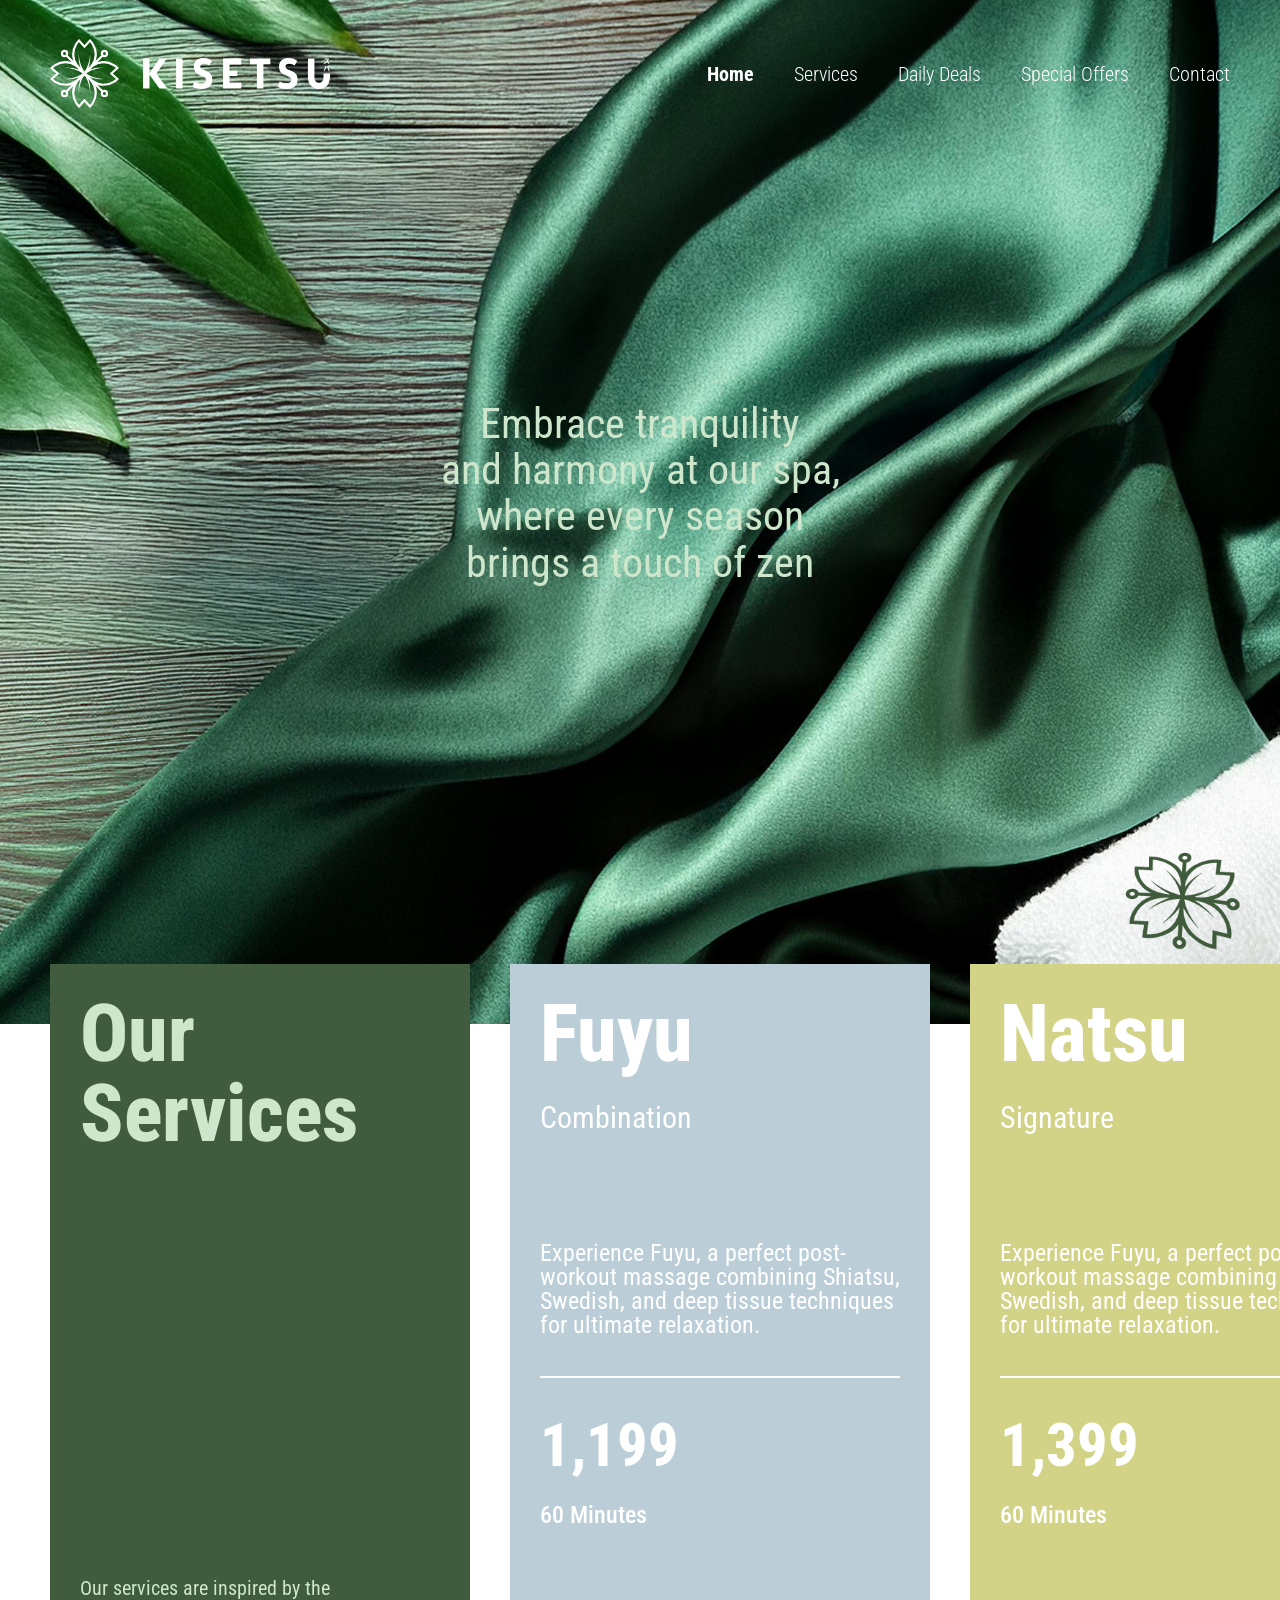
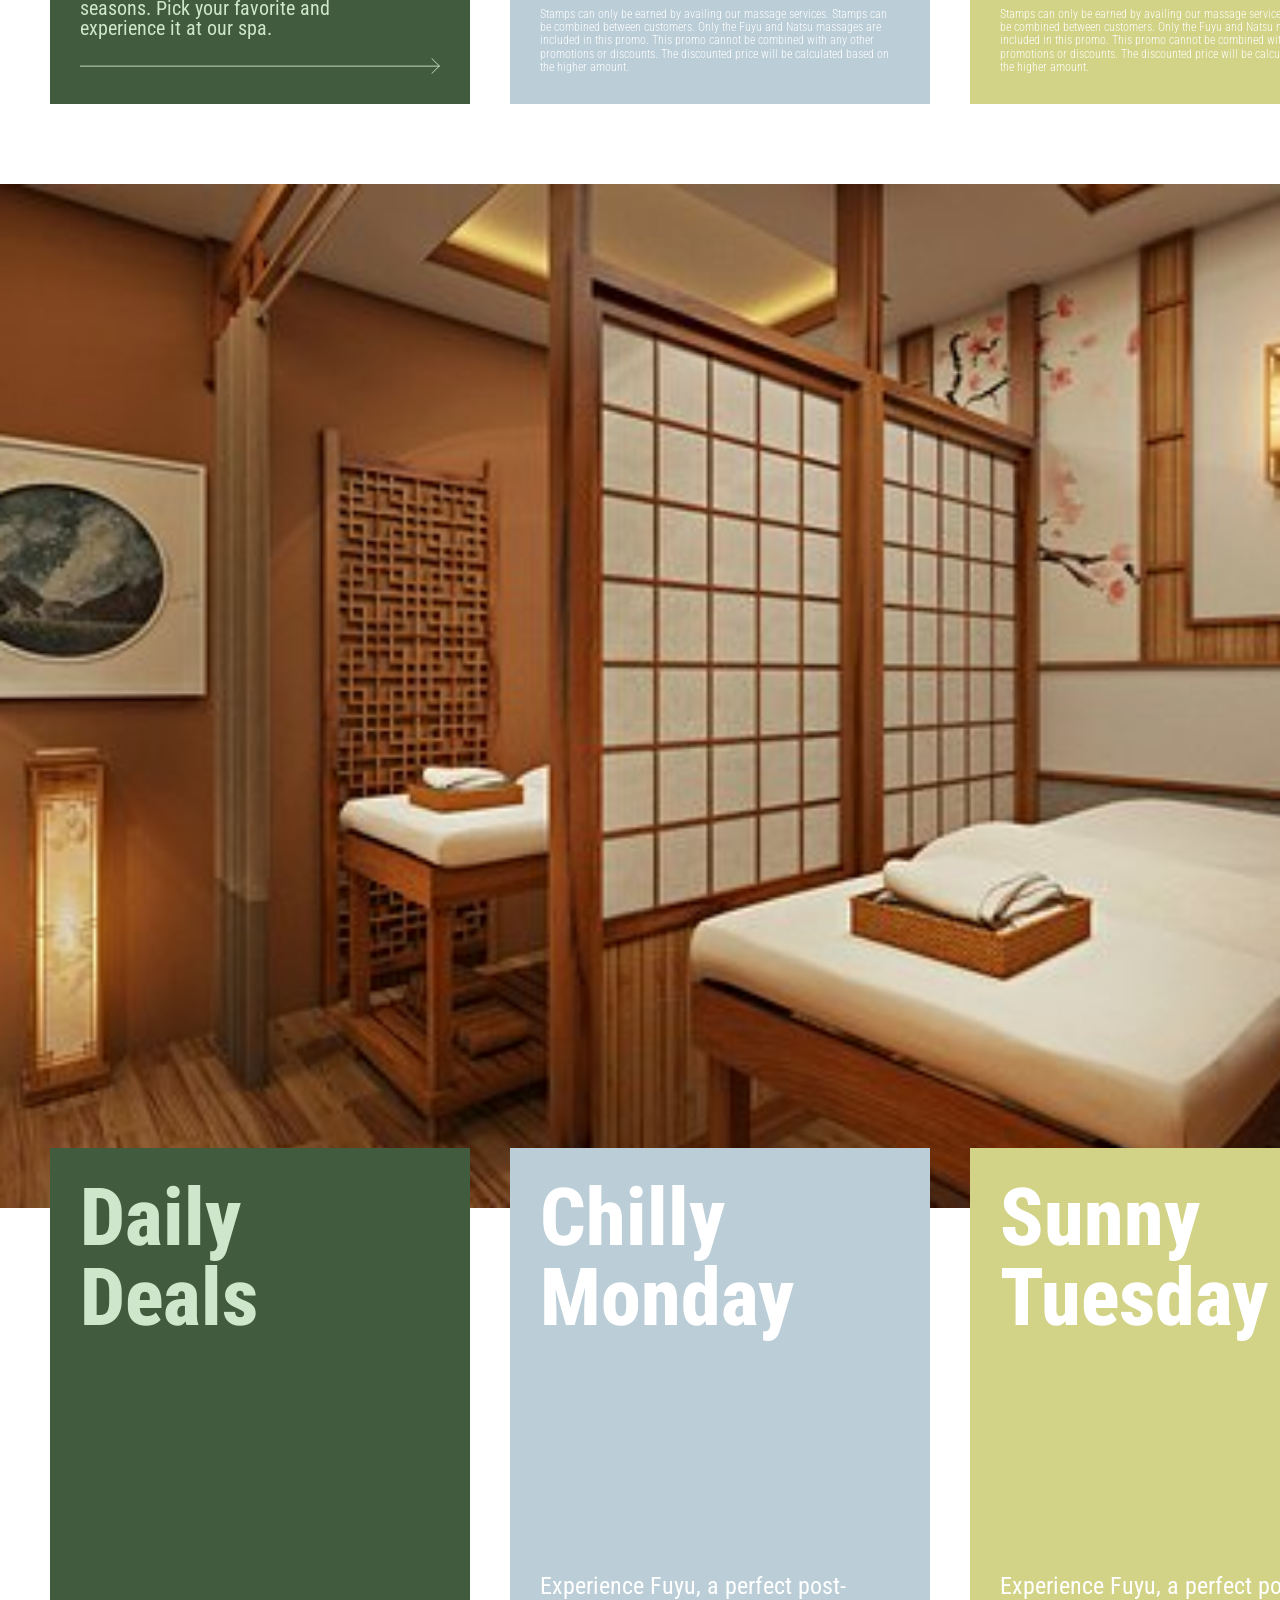
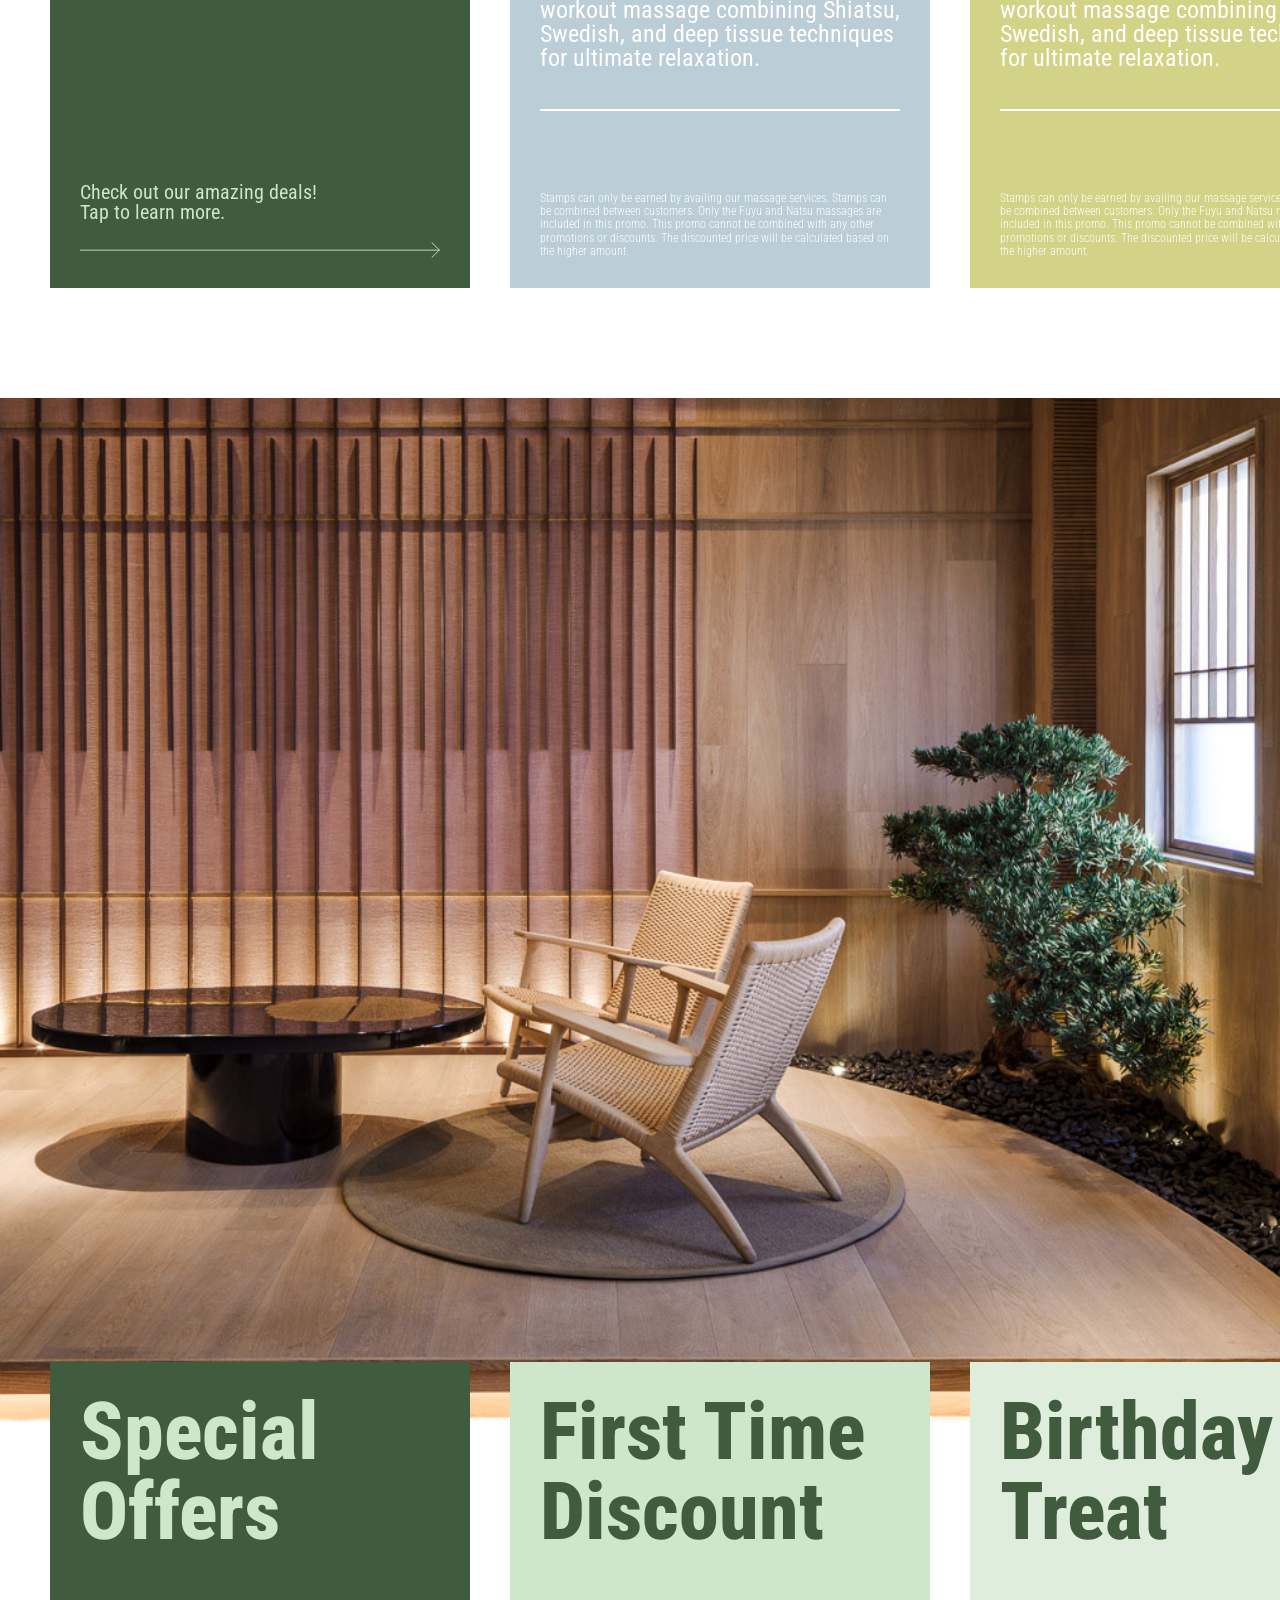
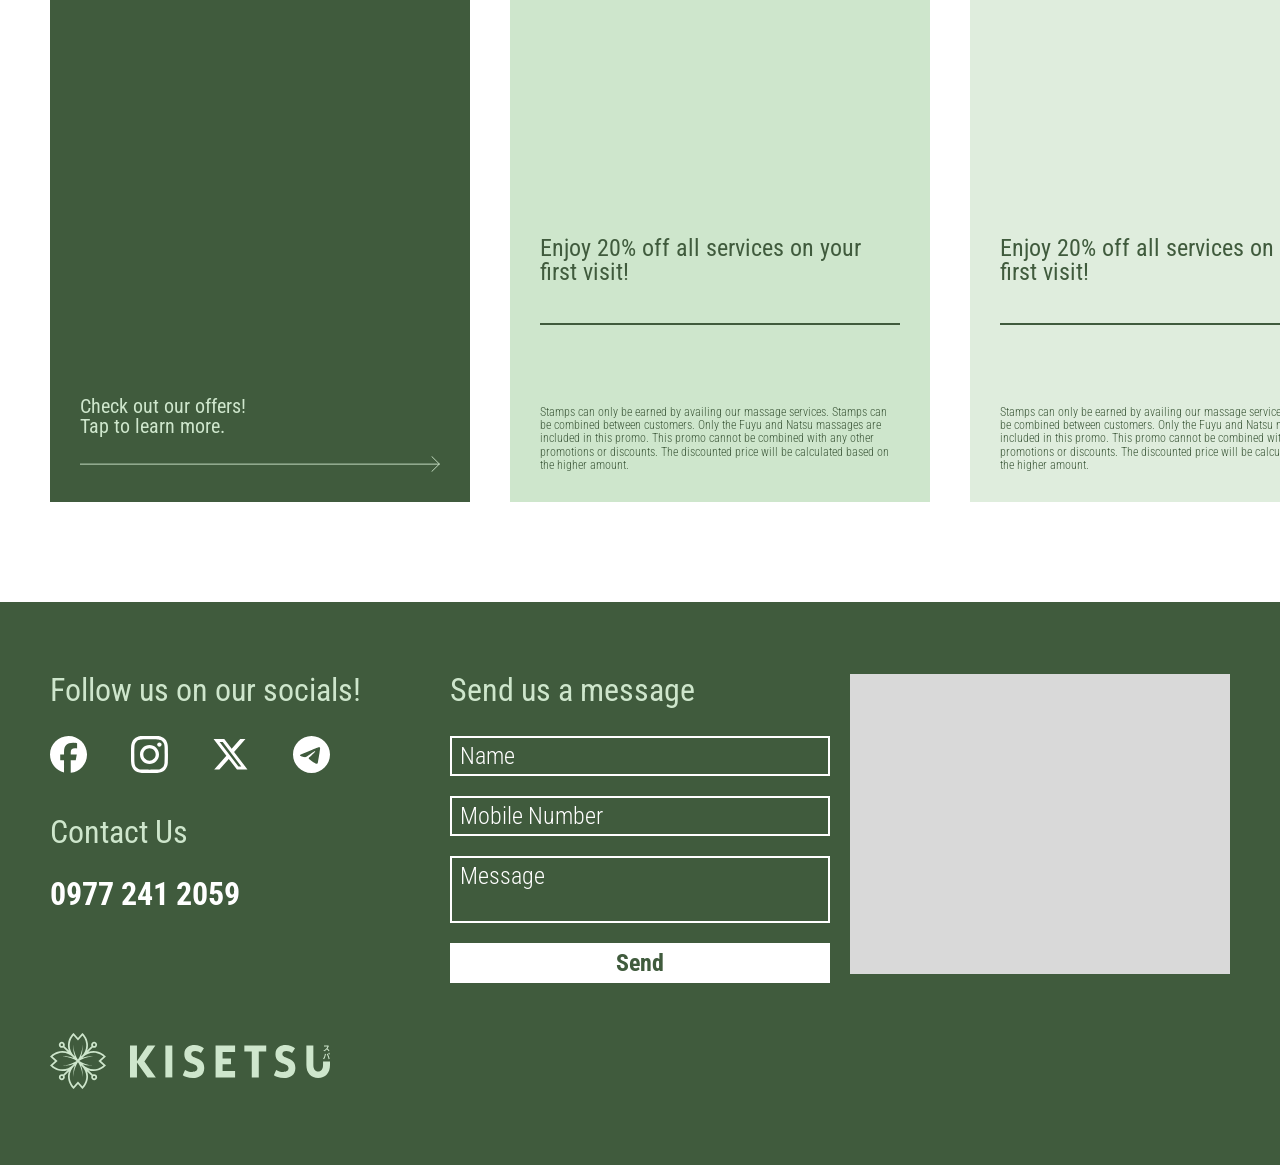
<file: index.html>
<!doctype html>
<html lang="en">
    <head>
        <meta charset="utf-8" />
        <meta content="width=device-width, initial-scale=1.0" name="viewport" />
        <title>Kisetsu Spa // Seasonal Japanese Massage</title>
        <meta
            name="description"
            content="Kisetsu Spa: massage services inspired by the seasons. Daily deals, special offers and contact details."
        />
        <link rel="icon" type="image/svg+xml" href="./images/footer-icon.svg" />
        <link rel="stylesheet" href="./index.css?v=f1977e81" />
        <!-- Fonts -->
        <link href="https://fonts.googleapis.com" rel="preconnect" />
        <link crossorigin="" href="https://fonts.gstatic.com" rel="preconnect" />
        <link
            href="https://fonts.googleapis.com/css2?family=Roboto+Condensed:wght@300;400;500;700;800&amp;display=swap"
            rel="stylesheet"
        />
    </head>
    <body>
        <!-- ==================== HEADER ==================== -->
        <header class="site-header">
            <div class="k-container">
                <a class="brand" href="#home" aria-label="Kisetsu Spa home">
                    <img class="brand-icon" src="./images/kisetsu-icon.svg" alt="" />
                    <img class="brand-wordmark" src="./images/logo-wordmark.svg" alt="" />
                </a>
                <button
                    class="menu-toggle"
                    type="button"
                    aria-label="Open menu"
                    aria-expanded="false"
                    aria-controls="site-nav"
                >
                    <span></span><span></span><span></span>
                </button>
                <nav class="site-nav" id="site-nav" aria-label="Main">
                    <a class="trim active" href="#home" aria-current="page">Home</a>
                    <a class="trim" href="#services">Services</a>
                    <a class="trim" href="#daily-deals">Daily Deals</a>
                    <a class="trim" href="#special-offers">Special Offers</a>
                    <a class="trim" href="#contact">Contact</a>
                </nav>
            </div>
        </header>

        <main>
            <!-- ==================== HERO ==================== -->
            <section class="band hero" id="home">
                <img src="./images/hero-bg.jpg" alt="" fetchpriority="high" />
                <h1 class="hero-text trim">
                    Embrace tranquility<br />and harmony at our spa,<br />where every
                    season<br />brings a touch of zen
                </h1>
            </section>

            <!-- ==================== OUR SERVICES ==================== -->
            <section class="card-row" id="services" aria-labelledby="services-title">
                <article class="k-card green">
                    <h2 class="card-title trim" id="services-title">Our<br />Services</h2>
                    <div class="card-bottom">
                        <p class="card-intro trim">
                            Our services are inspired by the seasons. Pick your favorite
                            and experience it at our spa.
                        </p>
                        <picture>
                            <source media="(max-width: 767px)" srcset="./images/arrow-line-sm.svg" />
                            <img class="card-arrow" src="./images/arrow-line.svg" alt="" />
                        </picture>
                    </div>
                </article>

                <article class="k-card winter">
                    <h3 class="card-title trim">Fuyu</h3>
                    <p class="card-subtitle trim">Combination</p>
                    <div class="card-bottom">
                        <p class="card-desc trim">
                            Experience Fuyu, a perfect post-workout massage combining
                            Shiatsu, Swedish, and deep tissue techniques for ultimate
                            relaxation.
                        </p>
                        <img class="card-divider" src="./images/divider-white.svg" alt="" />
                        <div class="card-price">
                            <p class="price-amount trim">1,199</p>
                            <p class="price-duration trim">60 Minutes</p>
                        </div>
                        <p class="card-fineprint trim">
                            Stamps can only be earned by availing our massage services.
                            Stamps can be combined between customers. Only the Fuyu and
                            Natsu massages are included in this promo. This promo cannot be
                            combined with any other promotions or discounts. The discounted
                            price will be calculated based on the higher amount.
                        </p>
                    </div>
                </article>

                <article class="k-card summer">
                    <h3 class="card-title trim">Natsu</h3>
                    <p class="card-subtitle trim">Signature</p>
                    <div class="card-bottom">
                        <p class="card-desc trim">
                            Experience Fuyu, a perfect post-workout massage combining
                            Shiatsu, Swedish, and deep tissue techniques for ultimate
                            relaxation.
                        </p>
                        <img class="card-divider" src="./images/divider-white.svg" alt="" />
                        <div class="card-price">
                            <p class="price-amount trim">1,399</p>
                            <p class="price-duration trim">60 Minutes</p>
                        </div>
                        <p class="card-fineprint trim">
                            Stamps can only be earned by availing our massage services.
                            Stamps can be combined between customers. Only the Fuyu and
                            Natsu massages are included in this promo. This promo cannot be
                            combined with any other promotions or discounts. The discounted
                            price will be calculated based on the higher amount.
                        </p>
                    </div>
                </article>
            </section>

            <div class="band band-massage">
                <img src="./images/massage-room.jpg" alt="" loading="lazy" />
            </div>

            <!-- ==================== DAILY DEALS ==================== -->
            <section class="card-row" id="daily-deals" aria-labelledby="deals-title">
                <article class="k-card green">
                    <h2 class="card-title trim" id="deals-title">Daily<br />Deals</h2>
                    <div class="card-bottom">
                        <p class="card-intro trim">
                            Check out our amazing deals!<br />Tap to learn more.
                        </p>
                        <picture>
                            <source media="(max-width: 767px)" srcset="./images/arrow-line-sm.svg" />
                            <img class="card-arrow" src="./images/arrow-line.svg" alt="" />
                        </picture>
                    </div>
                </article>

                <article class="k-card winter">
                    <h3 class="card-title trim">Chilly<br />Monday</h3>
                    <div class="card-bottom">
                        <p class="card-desc trim">
                            Experience Fuyu, a perfect post-workout massage combining
                            Shiatsu, Swedish, and deep tissue techniques for ultimate
                            relaxation.
                        </p>
                        <img class="card-divider" src="./images/divider-white.svg" alt="" />
                        <p class="card-fineprint trim">
                            Stamps can only be earned by availing our massage services.
                            Stamps can be combined between customers. Only the Fuyu and
                            Natsu massages are included in this promo. This promo cannot be
                            combined with any other promotions or discounts. The discounted
                            price will be calculated based on the higher amount.
                        </p>
                    </div>
                </article>

                <article class="k-card summer">
                    <h3 class="card-title trim">Sunny<br />Tuesday</h3>
                    <div class="card-bottom">
                        <p class="card-desc trim">
                            Experience Fuyu, a perfect post-workout massage combining
                            Shiatsu, Swedish, and deep tissue techniques for ultimate
                            relaxation.
                        </p>
                        <img class="card-divider" src="./images/divider-white.svg" alt="" />
                        <p class="card-fineprint trim">
                            Stamps can only be earned by availing our massage services.
                            Stamps can be combined between customers. Only the Fuyu and
                            Natsu massages are included in this promo. This promo cannot be
                            combined with any other promotions or discounts. The discounted
                            price will be calculated based on the higher amount.
                        </p>
                    </div>
                </article>
            </section>

            <div class="band band-lounge">
                <img src="./images/lounge.jpg" alt="" loading="lazy" />
            </div>

            <!-- ==================== SPECIAL OFFERS ==================== -->
            <section class="card-row last" id="special-offers" aria-labelledby="offers-title">
                <article class="k-card green">
                    <h2 class="card-title trim" id="offers-title">Special<br />Offers</h2>
                    <div class="card-bottom">
                        <p class="card-intro trim">
                            Check out our offers!<br />Tap to learn more.
                        </p>
                        <picture>
                            <source media="(max-width: 767px)" srcset="./images/arrow-line-sm.svg" />
                            <img class="card-arrow" src="./images/arrow-line.svg" alt="" />
                        </picture>
                    </div>
                </article>

                <article class="k-card light">
                    <h3 class="card-title trim">First Time<br />Discount</h3>
                    <div class="card-bottom">
                        <p class="card-desc trim">
                            Enjoy 20% off all services on your first visit!
                        </p>
                        <img class="card-divider" src="./images/divider-green.svg" alt="" />
                        <p class="card-fineprint trim">
                            Stamps can only be earned by availing our massage services.
                            Stamps can be combined between customers. Only the Fuyu and
                            Natsu massages are included in this promo. This promo cannot be
                            combined with any other promotions or discounts. The discounted
                            price will be calculated based on the higher amount.
                        </p>
                    </div>
                </article>

                <article class="k-card lighter">
                    <h3 class="card-title trim">Birthday<br />Treat</h3>
                    <div class="card-bottom">
                        <p class="card-desc trim">
                            Enjoy 20% off all services on your first visit!
                        </p>
                        <img class="card-divider" src="./images/divider-green.svg" alt="" />
                        <p class="card-fineprint trim">
                            Stamps can only be earned by availing our massage services.
                            Stamps can be combined between customers. Only the Fuyu and
                            Natsu massages are included in this promo. This promo cannot be
                            combined with any other promotions or discounts. The discounted
                            price will be calculated based on the higher amount.
                        </p>
                    </div>
                </article>
            </section>
        </main>

        <!-- ==================== FOOTER / CONTACT ==================== -->
        <footer class="site-footer" id="contact">
            <div class="k-container">
                <div class="footer-grid">
                    <div>
                        <h2 class="footer-heading trim">Follow us on our socials!</h2>
                        <div class="socials">
                            <img src="./images/social-facebook.svg" alt="Facebook" />
                            <img src="./images/social-instagram.svg" alt="Instagram" />
                            <img src="./images/social-x.svg" alt="X" />
                            <img src="./images/social-telegram.svg" alt="Telegram" />
                        </div>
                        <h2 class="footer-heading contact-heading trim">Contact Us</h2>
                        <a class="phone trim" href="tel:+639772412059">0977 241 2059</a>
                    </div>

                    <div>
                        <h2 class="footer-heading trim">Send us a message</h2>
                        <form class="contact-form" id="contact-form">
                            <label class="visually-hidden" for="cf-name">Name</label>
                            <input id="cf-name" name="name" type="text" placeholder="Name" autocomplete="name" required />
                            <label class="visually-hidden" for="cf-mobile">Mobile Number</label>
                            <input id="cf-mobile" name="mobile" type="tel" placeholder="Mobile Number" autocomplete="tel" required />
                            <label class="visually-hidden" for="cf-message">Message</label>
                            <textarea id="cf-message" name="message" placeholder="Message" required></textarea>
                            <button type="submit">Send</button>
                        </form>
                    </div>

                    <div class="map-box" aria-hidden="true"></div>
                </div>

                <a class="footer-brand" href="#home" aria-label="Kisetsu Spa, back to top">
                    <img class="icon" src="./images/footer-icon.svg" alt="" />
                    <img class="wordmark" src="./images/footer-wordmark.svg" alt="" />
                </a>
            </div>
        </footer>

        <script>
            // Mobile menu toggle
            const toggle = document.querySelector(".menu-toggle");
            const nav = document.getElementById("site-nav");
            toggle.addEventListener("click", () => {
                const open = nav.classList.toggle("open");
                toggle.setAttribute("aria-expanded", String(open));
                toggle.setAttribute("aria-label", open ? "Close menu" : "Open menu");
            });
            nav.addEventListener("click", (e) => {
                if (e.target.tagName === "A") {
                    nav.classList.remove("open");
                    toggle.setAttribute("aria-expanded", "false");
                }
            });

            // The design has no form backend yet: keep visitors on the page
            document.getElementById("contact-form").addEventListener("submit", (e) => {
                e.preventDefault();
            });
        </script>
    </body>
</html>
</file>
<file: index.css>
:root {
    --primary-green: #405b3d;
    --primary-lightgreen: #cee6cc;
    --offer-green: #dfeddd;
    --winter-white: #bbcdd7;
    --summer-yellow: #d2d386;
    --placeholder-gray: #d9d9d9;
    --white: #ffffff;

    --container: min(1180px, 100% - 100px);
    --card-w: 420px;
    --card-h: 740px;
    --card-gap: 40px;
    --card-pad: 30px;
    --band-h: 1024px;
    --overlap: 60px;
}

* {
    box-sizing: border-box;
}

body {
    margin: 0;
    background-color: var(--white);
    color: var(--white);
    font-family: "Roboto Condensed", sans-serif;
    overflow-x: hidden;
}

/* Figma trims text boxes to cap height; this keeps spacing identical */
.trim {
    text-box: trim-both cap alphabetic;
}

.k-container {
    width: var(--container);
    margin-inline: auto;
}

/* ==================== HEADER ==================== */
.site-header {
    position: absolute;
    inset: 0 0 auto 0;
    z-index: 10;
    padding-top: 39px;
}

.site-header .k-container {
    display: flex;
    align-items: center;
    justify-content: space-between;
}

.brand {
    display: flex;
    align-items: center;
    gap: 24px;
}

.brand-icon {
    width: 69px;
    height: 69px;
}

.brand-wordmark {
    width: 187px;
    height: 31px;
}

.site-nav {
    display: flex;
    gap: 40px;
}

.site-nav a {
    color: var(--white);
    text-decoration: none;
    font-size: 20px;
    font-weight: 300;
    line-height: 1;
}

.site-nav a.active {
    font-weight: 700;
}

.site-nav a:hover,
.site-nav a:focus-visible {
    text-decoration: underline;
    text-underline-offset: 6px;
}

.menu-toggle {
    display: none;
    width: 25px;
    height: 25px;
    padding: 0;
    border: 0;
    background: none;
    cursor: pointer;
    flex-direction: column;
    justify-content: space-between;
}

.menu-toggle span {
    display: block;
    width: 25px;
    height: 5px;
    background: var(--white);
}

/* ==================== IMAGE BANDS ==================== */
.band {
    position: relative;
    height: var(--band-h);
    overflow: hidden;
}

.band > img {
    position: absolute;
    inset: 0;
    width: 100%;
    height: 100%;
    object-fit: cover;
}

.hero > img {
    inset: auto auto 0 50%;
    width: max(1797px, 100%);
    height: auto;
    transform: translateX(-50%);
}

.band-massage > img {
    object-position: 50% 50%;
}

.band-lounge > img {
    object-position: 50% 81%;
}

.hero-text {
    position: absolute;
    top: 401px;
    left: 50%;
    transform: translateX(-50%);
    margin: 0;
    width: max-content;
    color: var(--primary-lightgreen);
    font-size: 42px;
    font-weight: 400;
    line-height: 1.1;
    text-align: center;
    mix-blend-mode: lighten;
}

/* ==================== CARD ROWS ==================== */
.card-row {
    position: relative;
    z-index: 1;
    display: flex;
    gap: var(--card-gap);
    margin-top: calc(-1 * var(--overlap));
    margin-bottom: 80px;
    padding-inline: calc((100% - var(--container)) / 2);
    overflow-x: auto;
    scroll-snap-type: x mandatory;
    scroll-padding-inline: calc((100% - var(--container)) / 2);
    scrollbar-width: none;
    scroll-margin-top: 0;
}

.card-row::-webkit-scrollbar {
    display: none;
}

.card-row.last {
    margin-bottom: 100px;
}

#daily-deals {
    margin-bottom: 110px;
}

.k-card {
    flex: 0 0 var(--card-w);
    height: var(--card-h);
    padding: var(--card-pad);
    display: flex;
    flex-direction: column;
    scroll-snap-align: start;
}

.k-card.green {
    background: var(--primary-green);
}
.k-card.winter {
    background: var(--winter-white);
}
.k-card.summer {
    background: var(--summer-yellow);
}
.k-card.light {
    background: var(--primary-lightgreen);
}
.k-card.lighter {
    background: var(--offer-green);
}

.k-card.light,
.k-card.lighter {
    color: var(--primary-green);
}

.card-title {
    margin: 0;
    font-size: 80px;
    font-weight: 800;
    line-height: 1;
}

.k-card.green .card-title {
    color: var(--primary-lightgreen);
}

.card-subtitle {
    margin: 29px 0 0;
    font-size: 30px;
    font-weight: 400;
    line-height: 1;
}

.card-bottom {
    margin-top: auto;
}

.card-desc {
    margin: 0;
    font-size: 24px;
    font-weight: 400;
    line-height: 1;
}

.card-intro {
    margin: 0;
    width: 262px;
    color: var(--primary-lightgreen);
    font-size: 20px;
    line-height: 1;
}

.card-arrow {
    display: block;
    margin-top: 20px;
    width: 360px;
    height: 16px;
}

.card-divider {
    display: block;
    margin-top: 39px;
    width: 360px;
    height: 2px;
}

.card-price {
    margin-top: 39px;
}

.price-amount {
    margin: 0;
    font-size: 60px;
    font-weight: 800;
    line-height: 0.95;
}

.price-duration {
    margin: 30px 0 0;
    font-size: 24px;
    font-weight: 500;
    line-height: 0.95;
}

.card-fineprint {
    margin: 81px 0 0;
    width: 360px;
    font-size: 12px;
    font-weight: 300;
    line-height: 1.1;
}

/* ==================== FOOTER ==================== */
.site-footer {
    background: var(--primary-green);
    padding: 72px 0;
}

.footer-grid {
    display: grid;
    grid-template-columns: repeat(3, 380px);
    gap: 20px;
}

.footer-heading {
    margin: 0;
    color: var(--primary-lightgreen);
    font-size: 32px;
    font-weight: 400;
    line-height: 1;
}

.socials {
    display: flex;
    gap: 44px;
    margin-top: 30px;
}

.socials img {
    display: block;
    width: 37px;
    height: 37px;
}

.contact-heading {
    margin-top: 43px;
}

.phone {
    display: inline-block;
    margin-top: 30px;
    color: var(--white);
    font-size: 32px;
    font-weight: 700;
    line-height: 1;
    text-decoration: none;
}

.contact-form {
    display: flex;
    flex-direction: column;
    gap: 20px;
    margin-top: 30px;
}

.contact-form input,
.contact-form textarea {
    width: 100%;
    height: 40px;
    padding: 0 8px;
    border: 2px solid var(--white);
    border-radius: 0;
    background: transparent;
    color: var(--white);
    font: 300 24px/1 "Roboto Condensed", sans-serif;
}

.contact-form textarea {
    height: 67px;
    padding-top: 6px;
    resize: none;
}

.contact-form ::placeholder {
    color: var(--white);
    opacity: 1;
}

.contact-form input:focus,
.contact-form textarea:focus {
    outline: 2px solid var(--primary-lightgreen);
    outline-offset: 2px;
}

.contact-form button {
    height: 40px;
    border: 0;
    border-radius: 0;
    background: var(--white);
    color: var(--primary-green);
    font: 700 24px/1 "Roboto Condensed", sans-serif;
    cursor: pointer;
}

.map-box {
    width: 380px;
    height: 300px;
    background: var(--placeholder-gray);
}

.footer-brand {
    display: inline-flex;
    align-items: center;
    gap: 24px;
    margin-top: 50px;
}

.footer-brand .icon {
    width: 56px;
    height: 56px;
}

.footer-brand .wordmark {
    width: 200px;
    height: 33px;
}

.visually-hidden {
    position: absolute;
    width: 1px;
    height: 1px;
    overflow: hidden;
    clip: rect(0 0 0 0);
    white-space: nowrap;
}

/* ==================== TABLET / MOBILE ==================== */
@media (max-width: 1239px) {
    .footer-grid {
        grid-template-columns: repeat(2, minmax(0, 380px));
    }
}

@media (max-width: 991px) {
    .menu-toggle {
        display: flex;
    }

    .site-nav {
        display: none;
        position: absolute;
        top: 100%;
        right: 0;
        margin-top: 16px;
        flex-direction: column;
        gap: 24px;
        padding: 24px 30px;
        background: var(--primary-green);
    }

    .site-nav.open {
        display: flex;
    }

    .site-header .k-container {
        position: relative;
    }
}

@media (max-width: 767px) {
    :root {
        --card-w: 340px;
        --card-h: 748px;
        --card-gap: 30px;
        --band-h: 993px;
    }

    .site-header {
        padding-top: 50px;
    }

    .brand {
        gap: 16px;
    }

    .brand-icon {
        width: 46px;
        height: 46px;
    }

    .brand-wordmark {
        width: 124px;
        height: 20px;
    }

    .hero > img {
        inset: auto -239px 0 auto;
        width: 1693px;
        transform: none;
    }

    /* Same crop and zoom as the Figma mobile frame */
    .band-massage > img {
        inset: -15px auto auto -1063px;
        width: 1822px;
        height: 1017px;
    }

    .band-lounge > img {
        inset: -107px auto auto -396px;
        width: 1011px;
        height: 1194px;
    }

    .hero-text {
        top: 398px;
        font-size: 32px;
    }

    .card-row,
    #daily-deals {
        margin-bottom: 60px;
    }

    .card-arrow {
        margin-top: 30px;
    }

    .card-row.last {
        margin-bottom: 80px;
    }

    .card-title {
        font-size: 60px;
    }

    .card-subtitle {
        margin-top: 22px;
        font-size: 24px;
    }

    .card-desc {
        font-size: 20px;
    }

    .card-intro {
        font-size: 18px;
    }

    .card-arrow,
    .card-divider,
    .card-fineprint {
        width: 280px;
    }

    .price-amount {
        font-size: 48px;
    }

    .price-duration {
        font-size: 20px;
    }

    .site-footer {
        padding: 50px 0 60px;
    }

    .footer-grid {
        grid-template-columns: 1fr;
        gap: 50px;
    }

    .socials {
        gap: 44px;
        margin-top: 30px;
    }

    .contact-heading {
        margin-top: 30px;
    }

    .contact-form {
        margin-top: 24px;
    }

    .map-box {
        width: 100%;
    }

    .footer-brand {
        gap: 20px;
    }

    .footer-brand .icon {
        width: 50px;
        height: 50px;
    }

    .footer-brand .wordmark {
        width: 180px;
        height: 30px;
    }
}
</file>
